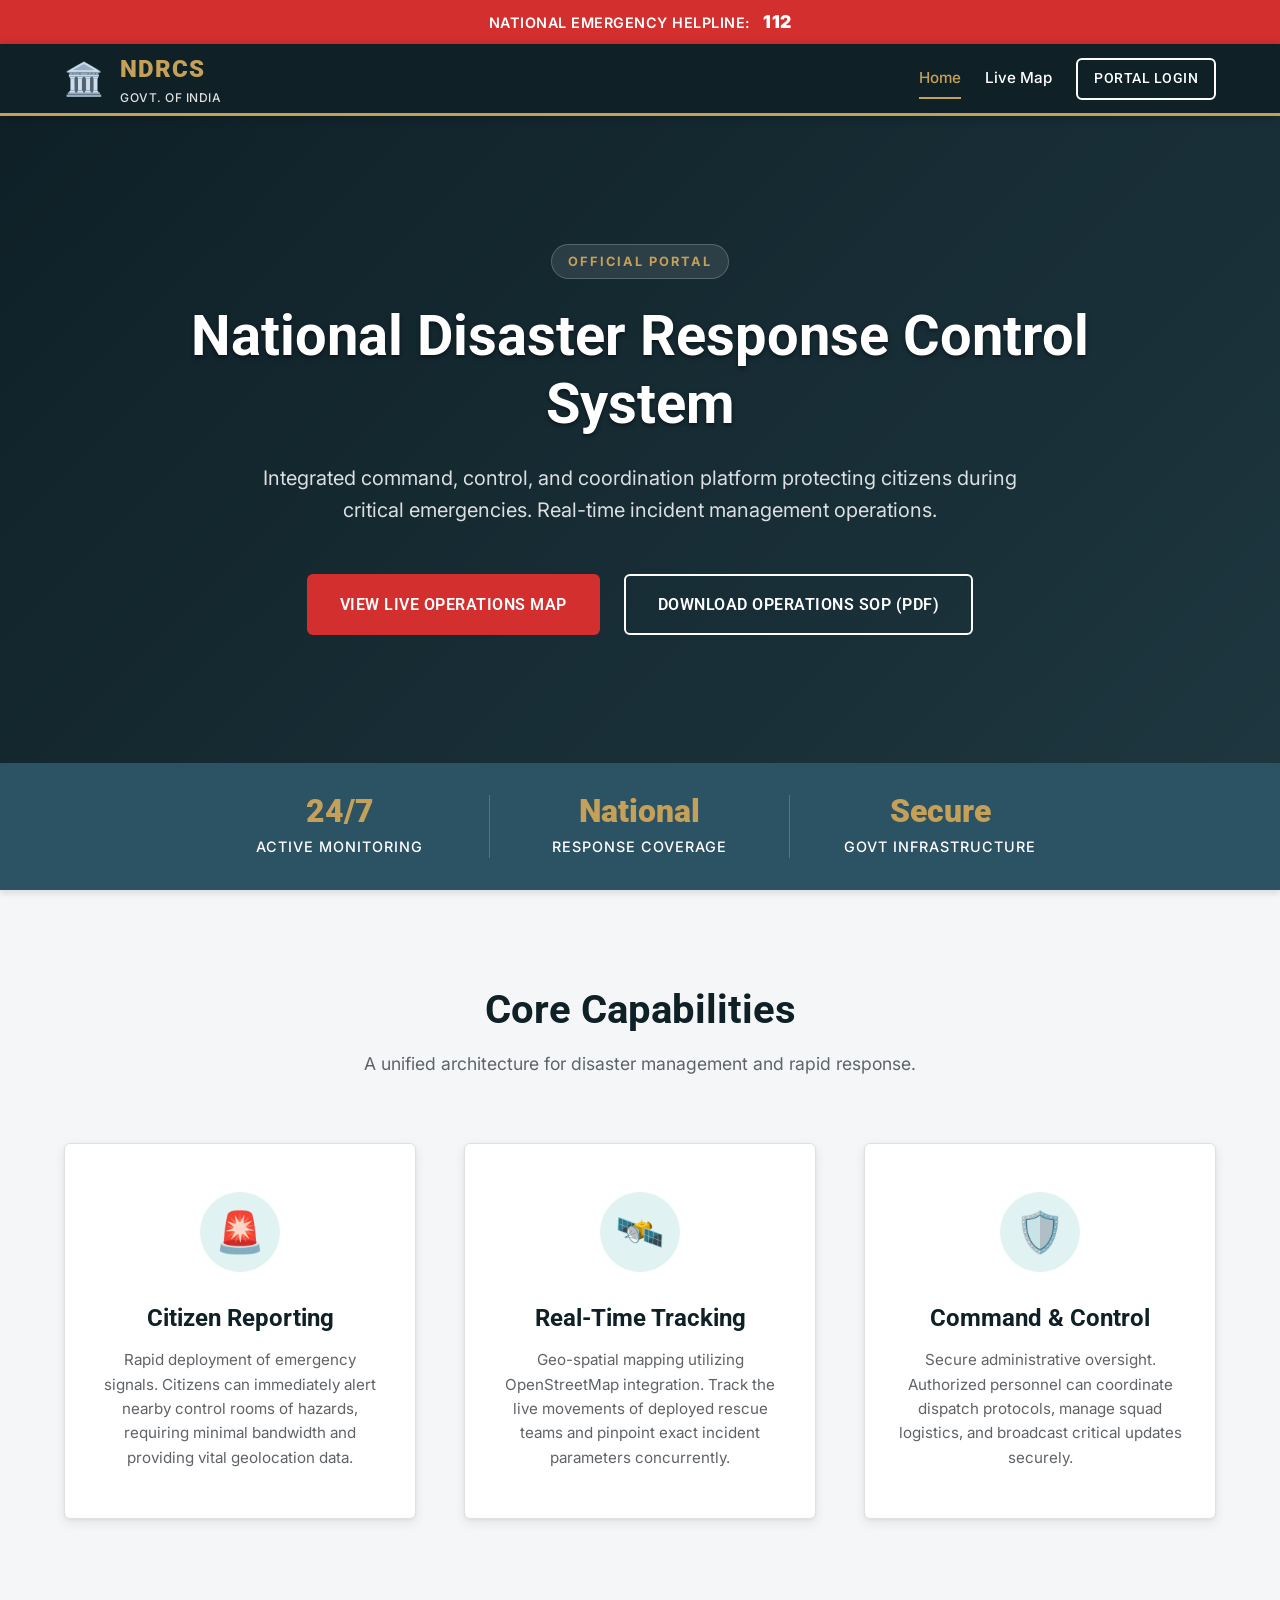
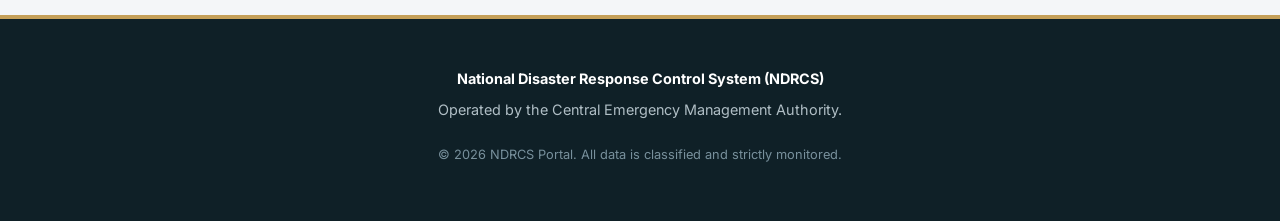
<file: FRONTEND/index.html>
<!DOCTYPE html>
<html lang="en">

<head>
  <meta charset="UTF-8">
  <meta name="viewport" content="width=device-width, initial-scale=1.0">
  <title>NDRCS - National Disaster Response Control System</title>
  <link rel="stylesheet" href="css/global.css">
  <link rel="stylesheet" href="css/index.css">
</head>

<body>

  <div class="emergency-strip">
    NATIONAL EMERGENCY HELPLINE: <span>112</span>
  </div>

  <nav class="ndrcs-nav">
    <div class="brand-container">
      <div class="brand-logo">🏛️</div>
      <div class="brand-text">
        <div class="brand-title">NDRCS</div>
        <div class="brand-subtitle">Govt. of India</div>
      </div>
    </div>
    <div class="nav-links">
      <a href="index.html" class="active">Home</a>
      <a href="map.html">Live Map</a>
      <a href="login.html" class="btn btn-outline" style="color: white; border-color: white;">Portal Login</a>
    </div>
  </nav>

  <main>
    <section class="hero-section">
      <div class="hero-overlay"></div>
      <div class="hero-content">
        <span class="hero-badge">Official Portal</span>
        <h1>National Disaster Response Control System</h1>
        <p class="hero-lead">Integrated command, control, and coordination platform protecting citizens during critical
          emergencies. Real-time incident management operations.</p>

        <div class="hero-actions">
          <a href="map.html" class="btn btn-danger btn-large">View Live Operations Map</a>
          <a href="docs/ndrcs-user-guidelines.pdf" target="_blank" class="btn btn-outline-light btn-large">Download
            Operations SOP (PDF)</a>
        </div>
      </div>
    </section>

    <section class="stats-ribbon">
      <div class="stat-item">
        <div class="stat-value">24/7</div>
        <div class="stat-label">Active Monitoring</div>
      </div>
      <div class="stat-item">
        <div class="stat-value">National</div>
        <div class="stat-label">Response Coverage</div>
      </div>
      <div class="stat-item">
        <div class="stat-value">Secure</div>
        <div class="stat-label">Govt Infrastructure</div>
      </div>
    </section>

    <section class="features-section">
      <div class="section-header">
        <h2>Core Capabilities</h2>
        <p>A unified architecture for disaster management and rapid response.</p>
      </div>

      <div class="features-grid">

        <div class="feature-card">
          <div class="feature-icon-wrapper">
            <span class="feature-icon">🚨</span>
          </div>
          <h3>Citizen Reporting</h3>
          <p>Rapid deployment of emergency signals. Citizens can immediately alert nearby control rooms of hazards,
            requiring minimal bandwidth and providing vital geolocation data.</p>
        </div>

        <div class="feature-card">
          <div class="feature-icon-wrapper">
            <span class="feature-icon">🛰️</span>
          </div>
          <h3>Real-Time Tracking</h3>
          <p>Geo-spatial mapping utilizing OpenStreetMap integration. Track the live movements of deployed rescue teams
            and pinpoint exact incident parameters concurrently.</p>
        </div>

        <div class="feature-card">
          <div class="feature-icon-wrapper">
            <span class="feature-icon">🛡️</span>
          </div>
          <h3>Command & Control</h3>
          <p>Secure administrative oversight. Authorized personnel can coordinate dispatch protocols, manage squad
            logistics, and broadcast critical updates securely.</p>
        </div>

      </div>
    </section>
  </main>

  <footer class="footer">
    <p><strong>National Disaster Response Control System (NDRCS)</strong></p>
    <p>Operated by the Central Emergency Management Authority.</p>
    <p style="margin-top: 1.5rem; font-size: 0.8rem; color: #78909c;">&copy; 2026 NDRCS Portal. All data is classified
      and strictly monitored.</p>
  </footer>

</body>

</html>
</file>
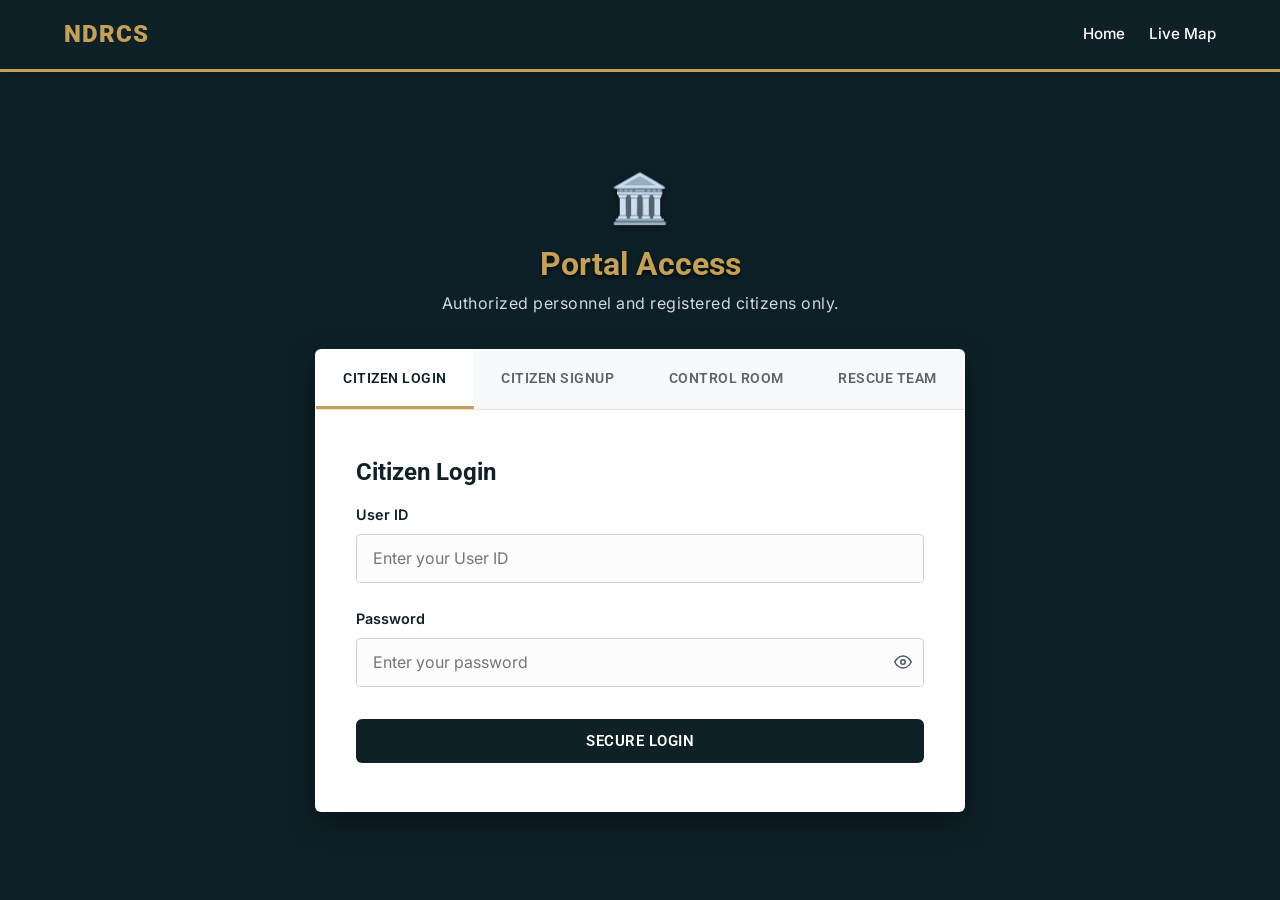
<file: FRONTEND/citizen-home.html>
<!DOCTYPE html>
<html lang="en">
<head>
  <meta charset="UTF-8">
  <meta name="viewport" content="width=device-width, initial-scale=1.0">
  <title>Citizen Dashboard - NDRCS</title>
  <link rel="stylesheet" href="css/global.css">
  <link rel="stylesheet" href="css/citizen-home.css">
</head>
<body class="citizen-page">

  <div class="emergency-strip">
    NATIONAL EMERGENCY HELPLINE: <span>112</span>
  </div>
  
  <nav class="ndrcs-nav">
    <div class="brand-container">
      <div class="brand-logo">🏛️</div>
      <div class="brand-text">
        <div class="brand-title">NDRCS</div>
        <div class="brand-subtitle">Citizen Portal</div>
      </div>
    </div>
    
    <!-- Mobile Menu Toggle -->
    <div class="mobile-menu-btn" id="mobileMenuBtn">☰</div>

    <div class="nav-links" id="navLinks">
      <a href="citizen-home.html" class="active">Home</a>
      <a href="citizen-profile.html">Profile & History</a>
      <a href="report-disaster.html" style="color: var(--alert-red); font-weight: 700;">Report Incident</a>
      <button id="logoutBtn" class="btn btn-outline" style="color: white; border-color: white; padding: 0.4rem 1rem;">Logout</button>
    </div>
  </nav>

  <main class="dashboard-container">
    
    <header class="dashboard-header">
      <h1 id="welcomeHeader">Welcome to the NDRCS Citizen Portal</h1>
      <p class="text-muted">Stay informed, prepared, and ready to assist emergency services.</p>
    </header>

    <!-- Quick Actions -->
    <section class="quick-actions-grid">
      <a href="report-disaster.html" class="action-card urgent-action">
        <div class="action-icon">🚨</div>
        <h3>Report an Emergency</h3>
        <p>Immediately notify control rooms of critical incidents in your area.</p>
      </a>
      
      <a href="citizen-profile.html" class="action-card standard-action">
        <div class="action-icon">👤</div>
        <h3>View My Profile</h3>
        <p>Review your submitted reports and manage personal information.</p>
      </a>

      <a href="map.html" class="action-card info-action">
        <div class="action-icon">📍</div>
        <h3>Live Operations Map</h3>
        <p>View active incidents and dispatched rescue teams nationwide.</p>
      </a>
    </section>

    <!-- Notices & Guidelines -->
    <div class="content-split-layout">
      
      <!-- Public Safety Announcements -->
      <section class="notices-section">
        <h2 class="section-title">Official Announcements</h2>
        
        <div class="notice-card critical-notice">
          <div class="notice-header">
            <span class="badge red">URGENT</span>
            <span class="date">Oct 24, 2026</span>
          </div>
          <h4>Cyclonic Storm Alert: Bay of Bengal</h4>
          <p>Citizens in coastal districts are advised to secure loose objects and stay indoors. NDRF teams have been pre-deployed to high-risk zones.</p>
        </div>

        <div class="notice-card">
          <div class="notice-header">
            <span class="badge blue">ADVISORY</span>
            <span class="date">Oct 18, 2026</span>
          </div>
          <h4>System Maintenance Completed</h4>
          <p>The NDRCS central mainframe has successfully updated routing algorithms for faster assignment dispatching.</p>
        </div>
      </section>

      <!-- Preparedness Guidelines -->
      <section class="guidelines-section">
        <h2 class="section-title">Preparedness Directives</h2>
        
        <ul class="guideline-list">
          <li>
            <strong>1. Emergency Go-Bag</strong>
            Keep a bag packed with first aid, a flashlight, batteries, non-perishable food, and essential documents.
          </li>
          <li>
            <strong>2. Know Your Sector</strong>
            Familiarize yourself with the evacuation routes and designated safe zones in your municipality.
          </li>
          <li>
            <strong>3. Accurate Reporting</strong>
            When reporting an incident, ensure precise GPS latitude/longitude is captured for rapid response targeting.
          </li>
          <li>
            <strong>4. Trust Official Sources</strong>
            Rely purely on this portal or verified government broadcasts. Avoid spreading unverified information on social platforms.
          </li>
        </ul>
        
        <div style="text-align: center; margin-top: 1.5rem;">
           <a href="docs/ndrcs-user-guidelines.pdf" target="_blank" class="btn btn-outline">Download Full Guidelines</a>
        </div>
      </section>

    </div>

  </main>

  <footer class="footer">
    <p><strong>National Disaster Response Control System (NDRCS)</strong></p>
    <p>Operated by the Central Emergency Management Authority.</p>
  </footer>

  <script src="js/auth.js"></script>
  <script src="js/citizen-home.js"></script>
</body>
</html>
</file>
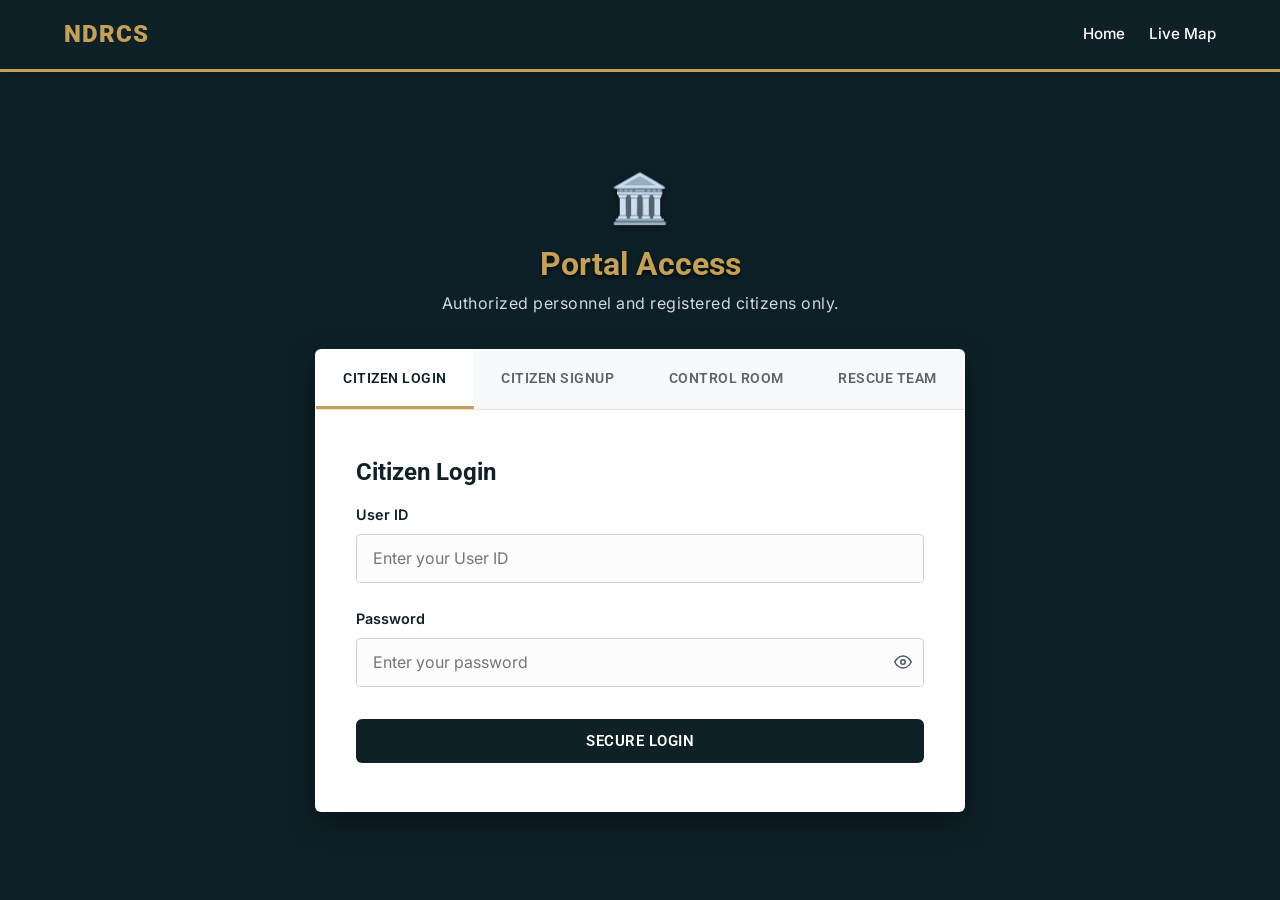
<file: FRONTEND/citizen-profile.html>
<!DOCTYPE html>
<html lang="en">
<head>
  <meta charset="UTF-8">
  <meta name="viewport" content="width=device-width, initial-scale=1.0">
  <title>Citizen Profile - NDRCS</title>
  <link rel="stylesheet" href="css/global.css">
  <link rel="stylesheet" href="css/citizen-profile.css">
</head>
<body class="citizen-page">

  <nav class="ndrcs-nav">
    <div class="brand-container">
      <div class="brand-logo">🏛️</div>
      <div class="brand-title">NDRCS</div>
    </div>
    
    <div class="mobile-menu-btn" id="mobileMenuBtn">☰</div>

    <div class="nav-links" id="navLinks">
      <a href="citizen-home.html">Home</a>
      <a href="citizen-profile.html" class="active">Profile & History</a>
      <a href="report-disaster.html" style="color: var(--alert-red); font-weight: 700;">Report Incident</a>
      <button id="logoutBtn" class="btn btn-outline" style="color: white; border-color: white; padding: 0.4rem 1rem;">Logout</button>
    </div>
  </nav>

  <main class="profile-container">
    
    <div class="profile-header">
      <h1>Citizen Profile</h1>
      <p>Verified Information and Incident History</p>
    </div>

    <div id="alertBox" class="alert hidden"></div>

    <div class="profile-layout">
      
      <!-- User Details Card -->
      <section class="profile-card">
        <div class="card-header" style="display: flex; justify-content: space-between; align-items: center;">
          <div style="display: flex; align-items: center; gap: 10px;">
            <h3 style="margin: 0;">Personal Details</h3>
            <span class="badge blue" id="roleBadge">CITIZEN</span>
          </div>
          <div style="display: flex; gap: 5px;">
            <button id="editProfileBtn" class="btn btn-outline" style="padding: 0.25rem 0.5rem; font-size: 0.75rem;">Edit</button>
            <button id="saveProfileBtn" class="btn btn-primary hidden" style="padding: 0.25rem 0.5rem; font-size: 0.75rem;">Save</button>
          </div>
        </div>
        
        <div class="details-grid" id="profileDetails">
          <div class="detail-item">
            <span class="detail-label">Full Name</span>
            <input type="text" id="profNameInput" class="form-control hidden" style="margin-top: 5px; padding: 0.4rem; font-size: 0.9rem;">
            <span class="detail-value" id="profName">Loading...</span>
          </div>
          <div class="detail-item">
            <span class="detail-label">User ID</span>
            <span class="detail-value" id="profUserId">Loading...</span>
          </div>
          <div class="detail-item">
            <span class="detail-label">Email</span>
            <span class="detail-value" id="profEmail">Loading...</span>
          </div>
          <div class="detail-item">
            <span class="detail-label">Phone Number</span>
            <input type="text" id="profPhoneInput" class="form-control hidden" style="margin-top: 5px; padding: 0.4rem; font-size: 0.9rem;">
            <span class="detail-value" id="profPhone">Loading...</span>
          </div>
          <div class="detail-item full-width">
            <span class="detail-label">Registered Address</span>
            <textarea id="profAddressInput" class="form-control hidden" rows="2" style="margin-top: 5px; padding: 0.4rem; font-size: 0.9rem;"></textarea>
            <span class="detail-value" id="profAddress">Loading...</span>
          </div>
        </div>
      </section>

      <!-- Stats Card -->
      <section class="stats-card">
        <div class="stat-circle">
          <span id="totalReports">0</span>
          <label>Total Reports Filed</label>
        </div>
        <p class="stat-note">Your verified reports help NDRCS allocate emergency resources effectively.</p>
        <a href="report-disaster.html" class="btn btn-danger w-100" style="margin-top: 1rem;">File New Report</a>
      </section>

    </div>

    <!-- History Sequence -->
    <section class="history-section">
      <div class="section-title-wrapper">
        <h2>Report History</h2>
      </div>

      <div id="historyContainer" class="history-container">
        <!-- Injected by JS -->
        <div class="empty-history" id="emptyHistory" style="display: none;">
          <div class="empty-icon">📁</div>
          <h4>No Reports Filed</h4>
          <p>You have not submitted any incident reports matching your profile.</p>
        </div>
      </div>
    </section>

  </main>

  <footer class="footer">
    <p><strong>National Disaster Response Control System (NDRCS)</strong></p>
  </footer>

  <script src="js/api.js"></script>
  <script src="js/auth.js"></script>
  <script src="js/citizen-profile.js"></script>
</body>
</html>
</file>
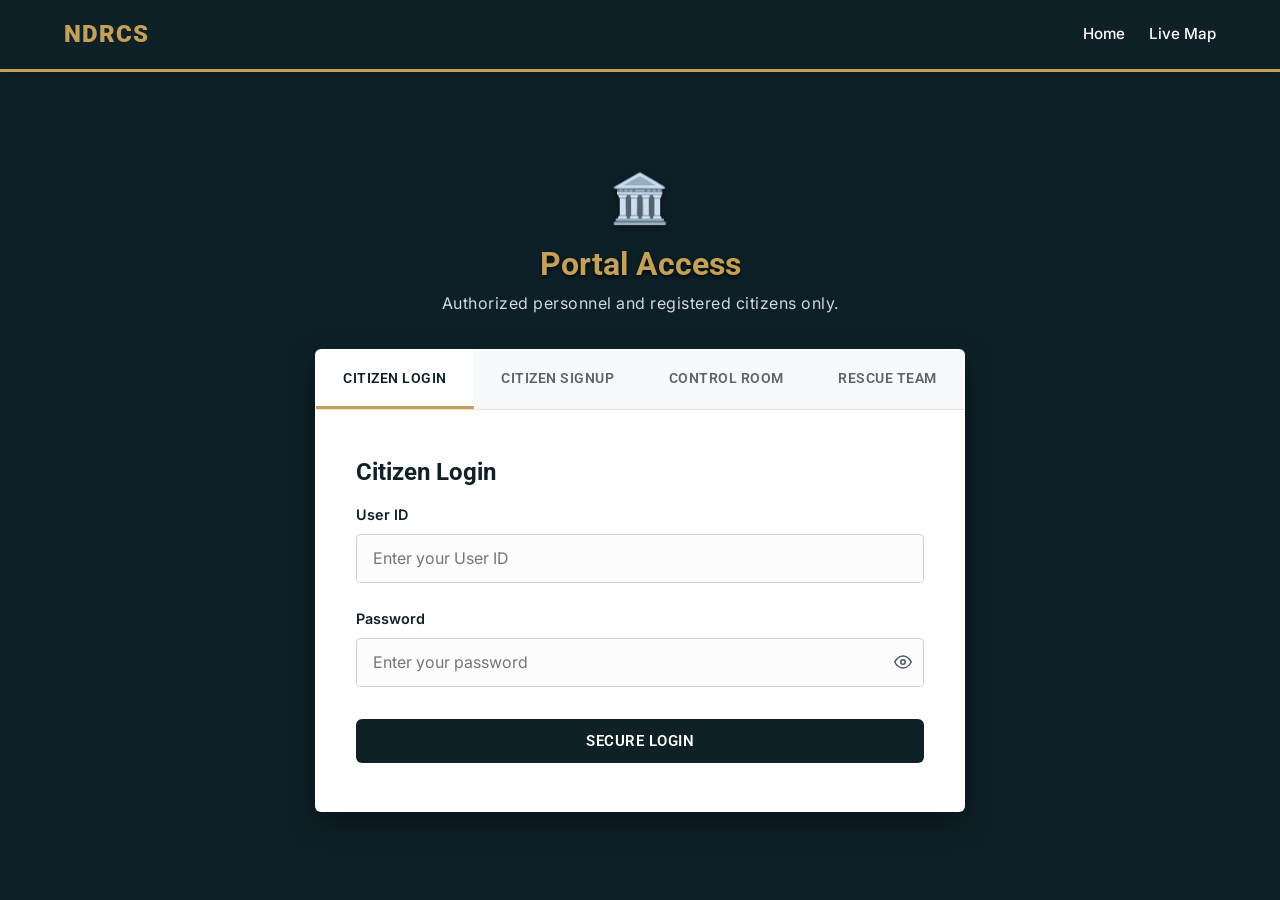
<file: FRONTEND/login.html>
<!DOCTYPE html>
<html lang="en">
<head>
  <meta charset="UTF-8">
  <meta name="viewport" content="width=device-width, initial-scale=1.0">
  <title>Authentication - NDRCS</title>
  <link rel="stylesheet" href="css/global.css">
  <link rel="stylesheet" href="css/login.css">
</head>
<body class="login-page-body">

  <nav class="ndrcs-nav">
    <div class="brand-container">
      <div class="brand-text">
        <div class="brand-title">NDRCS</div>
      </div>
    </div>
    <div class="nav-links">
      <a href="index.html">Home</a>
      <a href="map.html">Live Map</a>
    </div>
  </nav>

  <main class="login-main">
    <div class="auth-container">
      
      <div class="auth-header">
        <div class="auth-seal">🏛️</div>
        <h2>Portal Access</h2>
        <p>Authorized personnel and registered citizens only.</p>
      </div>

      <div class="auth-box">
        
        <!-- Tabs -->
        <div class="auth-tabs">
          <button class="tab-btn active" data-target="section-citizen-login">Citizen Login</button>
          <button class="tab-btn" data-target="section-citizen-signup">Citizen Signup</button>
          <button class="tab-btn" data-target="section-control-room">Control Room</button>
          <button class="tab-btn" data-target="section-rescue-team">Rescue Team</button>
        </div>

        <div id="alert-box" class="alert hidden"></div>

        <!-- 1) Citizen Login Section -->
        <div id="section-citizen-login" class="auth-section active">
          <h3 class="section-title">Citizen Login</h3>
          <form id="form-citizen-login" class="auth-form">
            <div class="form-group">
              <label for="citizenLoginId">User ID</label>
              <input type="text" id="citizenLoginId" name="username" autocomplete="username" required placeholder="Enter your User ID">
            </div>
            <div class="form-group">
              <label for="citizenLoginPass">Password</label>
              <div class="password-wrapper">
                <input type="password" id="citizenLoginPass" name="password" autocomplete="current-password" required placeholder="Enter your password">
                <span class="toggle-password" data-toggle="citizenLoginPass" title="Toggle Password Visibility" style="display:flex; align-items:center; cursor:pointer;">
                  <svg width="18" height="18" viewBox="0 0 24 24" fill="none" stroke="currentColor" stroke-width="2" stroke-linecap="round" stroke-linejoin="round" style="color: #4b5563;"><path d="M1 12s4-8 11-8 11 8 11 8-4 8-11 8-11-8-11-8z"></path><circle cx="12" cy="12" r="3"></circle></svg>
                </span>
              </div>
            </div>
            <div class="form-actions">
              <button type="submit" class="btn btn-primary w-100">Secure Login</button>
            </div>
          </form>
        </div>

        <!-- 2) Citizen Signup Section -->
        <div id="section-citizen-signup" class="auth-section hidden">
          <h3 class="section-title">Citizen Registration</h3>
          <p class="section-desc">Create a verified account to report critical incidents.</p>
          <form id="form-citizen-signup" class="auth-form">
            <div class="form-row">
              <div class="form-group">
                <label for="signupFullName">Full Name *</label>
                <input type="text" id="signupFullName" name="fullName" autocomplete="name" required placeholder="As per official documents">
              </div>
              <div class="form-group">
                <label for="signupUserId">User ID *</label>
                <input type="text" id="signupUserId" name="userId" required placeholder="Unique username">
              </div>
            </div>
            
            <div class="form-row">
              <div class="form-group">
                <label for="signupEmail">Email Address *</label>
                <input type="email" id="signupEmail" name="email" autocomplete="email" required placeholder="For verification">
              </div>
              <div class="form-group">
                <label for="signupPhone">Phone Number *</label>
                <input type="tel" id="signupPhone" name="phoneNumber" required placeholder="+91">
              </div>
            </div>

            <div class="form-group">
              <label for="signupAddress">Residential Address *</label>
              <textarea id="signupAddress" name="address" required placeholder="Complete address for emergency context" rows="2"></textarea>
            </div>
            
            <div class="form-group">
              <label for="signupPassword">Password *</label>
              <div class="password-wrapper">
                <input type="password" id="signupPassword" name="password" autocomplete="new-password" required placeholder="Create a strong password">
                <span class="toggle-password" data-toggle="signupPassword" title="Toggle Password Visibility" style="display:flex; align-items:center; cursor:pointer;">
                  <svg width="18" height="18" viewBox="0 0 24 24" fill="none" stroke="currentColor" stroke-width="2" stroke-linecap="round" stroke-linejoin="round" style="color: #4b5563;"><path d="M1 12s4-8 11-8 11 8 11 8-4 8-11 8-11-8-11-8z"></path><circle cx="12" cy="12" r="3"></circle></svg>
                </span>
              </div>
              <div id="pwStrengthText" style="font-size: 0.75rem; margin-top: 5px; font-weight: 600;"></div>
            </div>

            <div class="form-actions">
              <button type="submit" class="btn btn-primary w-100">Register Account</button>
            </div>
          </form>
        </div>

        <!-- 3) Citizen OTP Verification UI -->
        <div id="section-citizen-otp" class="auth-section otp-section hidden">
          <div class="otp-icon">✉️</div>
          <h3 class="section-title text-center">Identity Verification</h3>
          <p class="text-muted text-center" style="margin-bottom: 2rem;">A One-Time Password has been dispatched to your registered email address. Please input below to verify.</p>
          <form id="form-citizen-otp" class="auth-form">
            <div class="form-group">
              <label for="otpUserId">User ID</label>
              <input type="text" id="otpUserId" class="readonly-input" required readonly>
            </div>
            <div class="form-group">
              <label for="otpCode">6-Digit Security Code</label>
              <input type="text" id="otpCode" class="otp-input" required placeholder="• • • • • •" maxlength="6">
            </div>
            <div class="form-actions" style="margin-top: 2rem;">
              <button type="submit" class="btn btn-success w-100">Verify Identity</button>
            </div>
          </form>
        </div>

        <!-- 4) Control Room Login Section -->
        <div id="section-control-room" class="auth-section admin-section hidden">
          <h3 class="section-title">Control Room Access</h3>
          <p class="section-desc text-danger">RESTRICTED GOVERNMENT ACCESS</p>
          <form id="form-control-login" class="auth-form">
            <div class="form-group">
              <label for="controlLoginId">Admin Credential ID</label>
              <input type="text" id="controlLoginId" required placeholder="e.g. CR_MUM_01">
            </div>
            <div class="form-group">
              <label for="controlLoginPass">Admin Passphrase</label>
              <div class="password-wrapper">
                <input type="password" id="controlLoginPass" autocomplete="current-password" required>
                <span class="toggle-password" data-toggle="controlLoginPass" title="Toggle Password Visibility" style="display:flex; align-items:center; cursor:pointer;">
                  <svg width="18" height="18" viewBox="0 0 24 24" fill="none" stroke="currentColor" stroke-width="2" stroke-linecap="round" stroke-linejoin="round" style="color: #4b5563;"><path d="M1 12s4-8 11-8 11 8 11 8-4 8-11 8-11-8-11-8z"></path><circle cx="12" cy="12" r="3"></circle></svg>
                </span>
              </div>
            </div>
            <div class="form-actions">
              <button type="submit" class="btn btn-danger w-100">Authenticate Control System</button>
            </div>
          </form>
        </div>

        <!-- 5) Rescue Team Login Section -->
        <div id="section-rescue-team" class="auth-section admin-section hidden">
          <h3 class="section-title">Rescue Team Dispatch Access</h3>
          <p class="section-desc" style="color: var(--accent-blue); font-weight: 500;">Field Operatives Portal</p>
          <form id="form-rescue-login" class="auth-form">
            <div class="form-group">
              <label for="rescueLoginId">Squad ID</label>
              <input type="text" id="rescueLoginId" required placeholder="e.g. ALPHA_SQUAD">
            </div>
            <div class="form-group">
              <label for="rescueLoginPass">Verification Code</label>
              <div class="password-wrapper">
                <input type="password" id="rescueLoginPass" autocomplete="current-password" required>
                <span class="toggle-password" data-toggle="rescueLoginPass" title="Toggle Password Visibility" style="display:flex; align-items:center; cursor:pointer;">
                  <svg width="18" height="18" viewBox="0 0 24 24" fill="none" stroke="currentColor" stroke-width="2" stroke-linecap="round" stroke-linejoin="round" style="color: #4b5563;"><path d="M1 12s4-8 11-8 11 8 11 8-4 8-11 8-11-8-11-8z"></path><circle cx="12" cy="12" r="3"></circle></svg>
                </span>
              </div>
            </div>
            <div class="form-actions">
              <button type="submit" class="btn btn-primary w-100">Initialize Field Dashboard</button>
            </div>
          </form>
        </div>

      </div>
    </div>
  </main>

  <script src="js/api.js"></script>
  <script src="js/auth.js"></script>
  <script src="js/login.js"></script>
</body>
</html>
</file>
<file: FRONTEND/css/global.css>
/* FRONTEND/css/global.css - Core variables and typography for a professional government portal */
@import url('https://fonts.googleapis.com/css2?family=Roboto:wght@300;400;500;700;900&family=Inter:wght@400;500;600&display=swap');

:root {
  /* Colors */
  --primary-navy: #0f2027; /* Darker, more serious navy */
  --secondary-blue: #203a43;
  --accent-blue: #2c5364;
  --light-blue: #e0f2f1;
  
  --brand-gold: #c5a059; /* Official accent color */

  --alert-red: #d32f2f;
  --alert-red-light: #ffebee;
  --warning-orange: #f57c00;
  --success-green: #2e7d32;
  --info-blue: #1976d2;
  
  --bg-color: #f4f6f8;
  --surface-color: #ffffff;
  --text-main: #1a1a1a;
  --text-muted: #5f6368;
  
  --border-color: #e0e0e0;
  
  /* Tyopgraphy */
  --font-heading: 'Roboto', sans-serif;
  --font-body: 'Inter', sans-serif;
  
  /* Spacing & Layout */
  --border-radius: 6px;
  --box-shadow: 0 4px 12px rgba(0, 0, 0, 0.08), 0 1px 3px rgba(0,0,0,0.05);
  --box-shadow-hover: 0 8px 24px rgba(0, 0, 0, 0.12), 0 2px 6px rgba(0,0,0,0.08);
  --header-height: 72px;
}

* {
  margin: 0;
  padding: 0;
  box-sizing: border-box;
}

body {
  font-family: var(--font-body);
  background-color: var(--bg-color);
  color: var(--text-main);
  line-height: 1.6;
  -webkit-font-smoothing: antialiased;
}

h1, h2, h3, h4, h5, h6 {
  font-family: var(--font-heading);
  font-weight: 700;
  color: var(--primary-navy);
  line-height: 1.2;
}

a {
  text-decoration: none;
  color: var(--info-blue);
  transition: color 0.2s ease;
}

a:hover {
  color: #0d47a1;
}

/* Button variants */
.btn {
  display: inline-flex;
  align-items: center;
  justify-content: center;
  padding: 0.75rem 1.5rem;
  border-radius: var(--border-radius);
  font-weight: 600;
  font-family: var(--font-heading);
  letter-spacing: 0.5px;
  text-align: center;
  cursor: pointer;
  border: 1px solid transparent;
  transition: all 0.2s ease;
  font-size: 0.95rem;
  text-transform: uppercase;
}

.btn-primary {
  background-color: var(--primary-navy);
  color: #fff;
}
.btn-primary:hover {
  background-color: var(--brand-gold);
  color: var(--primary-navy);
  box-shadow: 0 4px 8px rgba(0,0,0,0.2);
}

.btn-danger {
  background-color: var(--alert-red);
  color: #fff;
}
.btn-danger:hover {
  background-color: #b71c1c;
  box-shadow: 0 4px 8px rgba(211, 47, 47, 0.3);
}

.btn-outline {
  background-color: transparent;
  border: 2px solid var(--primary-navy);
  color: var(--primary-navy);
}
.btn-outline:hover {
  background-color: var(--primary-navy);
  color: #fff;
}

.w-100 {
  width: 100%;
}

/* Navigation Formats */
.ndrcs-nav {
  display: flex;
  justify-content: space-between;
  align-items: center;
  padding: 0 5%;
  height: var(--header-height);
  background-color: var(--primary-navy);
  color: white;
  box-shadow: 0 2px 10px rgba(0,0,0,0.2);
  position: sticky;
  top: 0;
  z-index: 1000;
  border-bottom: 3px solid var(--brand-gold);
}

.brand-container {
  display: flex;
  align-items: center;
  gap: 1rem;
}

.brand-logo {
  font-size: 2rem;
  line-height: 1;
}

.brand-title {
  font-size: 1.5rem;
  font-weight: 900;
  letter-spacing: 1px;
  font-family: var(--font-heading);
  color: var(--brand-gold);
}

.brand-subtitle {
  font-size: 0.75rem;
  color: #e0e0e0;
  font-weight: 500;
  text-transform: uppercase;
  letter-spacing: 0.5px;
}

.nav-links {
  display: flex;
  gap: 1.5rem;
  align-items: center;
}

.nav-links a {
  color: white;
  font-weight: 500;
  padding: 0.5rem 0;
  font-size: 0.95rem;
  position: relative;
}

.nav-links a:hover, .nav-links a.active {
  color: var(--brand-gold);
}

.nav-links a::after {
  content: '';
  position: absolute;
  width: 0;
  height: 2px;
  bottom: 0;
  left: 0;
  background-color: var(--brand-gold);
  transition: width 0.3s ease;
}

.nav-links a:hover::after, .nav-links a.active::after {
  width: 100%;
}

.nav-links .btn {
  padding: 0.5rem 1rem;
  font-size: 0.85rem;
}
.nav-links .btn::after {
  display: none; /* remove underline for buttons */
}

/* Emergency Strip */
.emergency-strip {
  background-color: var(--alert-red);
  color: white;
  text-align: center;
  padding: 0.5rem 1rem;
  font-size: 0.9rem;
  font-weight: 600;
  letter-spacing: 0.5px;
}
.emergency-strip span {
  font-weight: 900;
  font-size: 1.1rem;
  margin-left: 0.5rem;
}

.footer {
  background-color: var(--primary-navy);
  color: #b0bec5;
  text-align: center;
  padding: 3rem 2rem;
  margin-top: auto;
  font-size: 0.9rem;
  border-top: 4px solid var(--brand-gold);
}

.footer p {
  margin-bottom: 0.5rem;
}

.footer strong {
  color: white;
}

.hidden {
  display: none !important;
}

/* Mobile Menu Icon */
.mobile-menu-btn {
  display: none; /* Hidden on desktop view */
  font-size: 1.8rem;
  cursor: pointer;
  color: white;
}

/* Responsiveness Core */
@media (max-width: 768px) {
  .ndrcs-nav {
    flex-wrap: wrap;
    height: auto;
    padding: 1rem;
  }
  
  .brand-container {
    width: 100%;
    justify-content: center;
    margin-bottom: 1rem;
  }
  
  .nav-links {
    width: 100%;
    justify-content: center;
    flex-wrap: wrap;
    gap: 1rem;
  }
  
  .emergency-strip {
    font-size: 0.8rem;
  }
}

/* --- LEAFLET GLOBAL MARKERS --- */
.incident-marker {
  background-color: var(--alert-red);
  border: 2px solid white;
  border-radius: 50% 50% 50% 0; /* Tear drop pinpoint shape */
  transform: rotate(-45deg); 
  box-shadow: -2px 2px 5px rgba(0,0,0,0.5);
  margin-top: -12px !important;
  margin-left: -12px !important;
}

.rescue-marker {
  background-color: var(--info-blue);
  border: 2px solid white;
  border-radius: 50%; /* Solid blue dot */
  box-shadow: 0 0 10px rgba(66, 165, 245, 0.8), inset 0 0 4px rgba(255,255,255,0.8);
  margin-top: -9px !important;
  margin-left: -9px !important;
}
</file>
<file: FRONTEND/css/index.css>
/* FRONTEND/css/index.css */
.hero-section {
  position: relative;
  background: url('https://images.unsplash.com/photo-1582216654271-25501865a77b?auto=format&fit=crop&q=80') center/cover no-repeat;
  background-color: var(--primary-navy);
  color: white;
  padding: 8rem 2rem;
  text-align: center;
  min-height: 70vh;
  display: flex;
  align-items: center;
  justify-content: center;
}

.hero-overlay {
  position: absolute;
  top: 0; left: 0; right: 0; bottom: 0;
  background: linear-gradient(135deg, rgba(15,32,39,0.95) 0%, rgba(32,58,67,0.85) 100%);
  z-index: 1;
}

.hero-content {
  position: relative;
  z-index: 2;
  max-width: 900px;
  margin: 0 auto;
}

.hero-badge {
  display: inline-block;
  background-color: rgba(255,255,255,0.1);
  border: 1px solid rgba(255,255,255,0.2);
  padding: 0.4rem 1rem;
  border-radius: 50px;
  text-transform: uppercase;
  font-size: 0.8rem;
  font-weight: 700;
  letter-spacing: 2px;
  margin-bottom: 1.5rem;
  color: var(--brand-gold);
}

.hero-content h1 {
  font-size: 3.5rem;
  margin-bottom: 1.5rem;
  color: white;
  text-shadow: 0 2px 4px rgba(0,0,0,0.5);
}

.hero-lead {
  font-size: 1.25rem;
  margin-bottom: 3rem;
  color: rgba(255, 255, 255, 0.85);
  max-width: 800px;
  margin-left: auto;
  margin-right: auto;
}

.hero-actions {
  display: flex;
  gap: 1.5rem;
  justify-content: center;
  flex-wrap: wrap;
}

.btn-large {
  padding: 1rem 2rem;
  font-size: 1rem;
}

.btn-outline-light {
  background-color: transparent;
  border: 2px solid white;
  color: white;
}
.btn-outline-light:hover {
  background-color: white;
  color: var(--primary-navy);
}

/* Stats Ribbon */
.stats-ribbon {
  display: flex;
  justify-content: center;
  background-color: var(--accent-blue);
  color: white;
  padding: 2rem 1rem;
  box-shadow: 0 4px 6px rgba(0,0,0,0.1);
  position: relative;
  z-index: 5;
}

.stat-item {
  flex: 1;
  text-align: center;
  max-width: 300px;
  border-right: 1px solid rgba(255,255,255,0.2);
}
.stat-item:last-child {
  border-right: none;
}

.stat-value {
  font-size: 2rem;
  font-weight: 900;
  font-family: var(--font-heading);
  color: var(--brand-gold);
  line-height: 1;
  margin-bottom: 0.5rem;
}

.stat-label {
  font-size: 0.9rem;
  text-transform: uppercase;
  letter-spacing: 1px;
  font-weight: 500;
}

/* Features */
.features-section {
  padding: 6rem 5%;
  max-width: 1400px;
  margin: 0 auto;
}

.section-header {
  text-align: center;
  margin-bottom: 4rem;
}

.section-header h2 {
  font-size: 2.5rem;
  margin-bottom: 1rem;
  color: var(--primary-navy);
}

.section-header p {
  color: var(--text-muted);
  font-size: 1.1rem;
}

.features-grid {
  display: grid;
  grid-template-columns: repeat(auto-fit, minmax(320px, 1fr));
  gap: 3rem;
}

.feature-card {
  background: var(--surface-color);
  padding: 3rem 2rem;
  border-radius: var(--border-radius);
  box-shadow: var(--box-shadow);
  text-align: center;
  transition: all 0.3s ease;
  position: relative;
  overflow: hidden;
  border: 1px solid var(--border-color);
}

.feature-card::before {
  content: '';
  position: absolute;
  top: 0; left: 0; right: 0;
  height: 4px;
  background: var(--brand-gold);
  transform: scaleX(0);
  transition: transform 0.3s ease;
}

.feature-card:hover {
  transform: translateY(-10px);
  box-shadow: var(--box-shadow-hover);
}

.feature-card:hover::before {
  transform: scaleX(1);
}

.feature-icon-wrapper {
  width: 80px;
  height: 80px;
  background-color: var(--light-blue);
  border-radius: 50%;
  display: flex;
  align-items: center;
  justify-content: center;
  margin: 0 auto 2rem;
}

.feature-icon {
  font-size: 2.5rem;
}

.feature-card h3 {
  margin-bottom: 1rem;
  font-size: 1.5rem;
}

.feature-card p {
  color: var(--text-muted);
  font-size: 0.95rem;
}

/* Responsiveness */
@media (max-width: 768px) {
  .hero-section {
    padding: 4rem 1.5rem;
  }
  
  .hero-content h1 {
    font-size: 2.2rem;
  }
  
  .hero-lead {
    font-size: 1rem;
  }
  
  .hero-actions {
    flex-direction: column;
    gap: 1rem;
  }
  
  .btn-large {
    width: 100%;
  }
  
  .stats-ribbon {
    flex-direction: column;
    gap: 2rem;
  }
  
  .stat-item {
    border-right: none;
    max-width: 100%;
  }
}
</file>
<file: FRONTEND/css/citizen-home.css>
/* FRONTEND/css/citizen-home.css */

.citizen-page {
  background-color: var(--bg-color);
}

.dashboard-container {
  max-width: 1200px;
  margin: 0 auto;
  padding: 3rem 1.5rem;
  min-height: calc(100vh - 150px);
}

.dashboard-header {
  margin-bottom: 3rem;
  padding-bottom: 1.5rem;
  border-bottom: 2px solid var(--border-color);
}

.dashboard-header h1 {
  font-size: 2.2rem;
  color: var(--primary-navy);
  margin-bottom: 0.5rem;
}

/* Quick Actions Grid */
.quick-actions-grid {
  display: grid;
  grid-template-columns: repeat(auto-fit, minmax(300px, 1fr));
  gap: 1.5rem;
  margin-bottom: 4rem;
}

.action-card {
  background: var(--surface-color);
  padding: 2rem 1.5rem;
  border-radius: var(--border-radius);
  box-shadow: var(--box-shadow);
  border: 1px solid var(--border-color);
  text-align: center;
  transition: all 0.3s ease;
  display: block;
  text-decoration: none;
  color: var(--text-main);
  position: relative;
  overflow: hidden;
}

.action-card::after {
  content: '';
  position: absolute;
  top: 0; left: 0; right: 0;
  height: 4px;
}

.action-card:hover {
  transform: translateY(-5px);
  box-shadow: var(--box-shadow-hover);
}

.action-card h3 {
  font-size: 1.25rem;
  margin-bottom: 0.75rem;
  color: var(--primary-navy);
}

.action-icon {
  font-size: 2.5rem;
  margin-bottom: 1rem;
}

.urgent-action::after { background-color: var(--alert-red); }
.urgent-action:hover { border-color: #ffcdd2; background-color: #fffafb; }

.standard-action::after { background-color: var(--brand-gold); }
.standard-action:hover { border-color: var(--brand-gold); }

.info-action::after { background-color: var(--info-blue); }
.info-action:hover { border-color: #bbdefb; background-color: #f8fbff; }

/* Split Layout */
.content-split-layout {
  display: grid;
  grid-template-columns: 1fr 1fr;
  gap: 3rem;
}

.section-title {
  font-size: 1.5rem;
  color: var(--primary-navy);
  margin-bottom: 1.5rem;
  padding-bottom: 0.5rem;
  border-bottom: 2px solid var(--brand-gold);
  display: inline-block;
}

/* Notices */
.notices-section {
  display: flex;
  flex-direction: column;
  gap: 1rem;
}

.notice-card {
  background: var(--surface-color);
  padding: 1.5rem;
  border-radius: var(--border-radius);
  border: 1px solid var(--border-color);
  border-left: 4px solid var(--info-blue);
  box-shadow: 0 2px 4px rgba(0,0,0,0.02);
}

.notice-card.critical-notice {
  border-left-color: var(--alert-red);
  background-color: #fffefe;
}

.notice-header {
  display: flex;
  justify-content: space-between;
  align-items: center;
  margin-bottom: 0.75rem;
}

.badge {
  font-size: 0.75rem;
  font-weight: 700;
  padding: 0.2rem 0.5rem;
  border-radius: 4px;
  letter-spacing: 0.5px;
}
.badge.red { background-color: #ffebee; color: #c62828; border: 1px solid #ffcdd2; }
.badge.blue { background-color: #e3f2fd; color: #1565c0; border: 1px solid #bbdefb; }

.notice-header .date {
  font-size: 0.8rem;
  color: var(--text-muted);
}

.notice-card h4 {
  margin-bottom: 0.5rem;
  color: var(--primary-navy);
  font-size: 1.1rem;
}

/* Guidelines */
.guideline-list {
  list-style: none;
  background: var(--surface-color);
  border-radius: var(--border-radius);
  border: 1px solid var(--border-color);
  overflow: hidden;
}

.guideline-list li {
  padding: 1.25rem 1.5rem;
  border-bottom: 1px solid var(--border-color);
  font-size: 0.95rem;
  color: var(--text-main);
}
.guideline-list li:last-child {
  border-bottom: none;
}

.guideline-list strong {
  display: block;
  color: var(--primary-navy);
  margin-bottom: 0.25rem;
  font-family: var(--font-heading);
}

/* Mobile Nav Toggles */
.mobile-menu-btn {
  display: none;
  font-size: 1.5rem;
  cursor: pointer;
}

@media (max-width: 900px) {
  .content-split-layout {
    grid-template-columns: 1fr;
  }
}

@media (max-width: 768px) {
  .ndrcs-nav {
    flex-wrap: nowrap;
    position: relative;
  }
  
  .mobile-menu-btn {
    display: block;
  }

  .nav-links {
    display: none;
    position: absolute;
    top: 100%;
    left: 0;
    width: 100%;
    background-color: var(--primary-navy);
    flex-direction: column;
    padding: 1rem;
    border-top: 1px solid rgba(255,255,255,0.1);
  }

  .nav-links.open {
    display: flex;
  }

  .nav-links a, .nav-links button {
    width: 100%;
    text-align: left;
    margin-bottom: 0.5rem;
  }
}
</file>
<file: FRONTEND/css/citizen-profile.css>
/* FRONTEND/css/citizen-profile.css */

.profile-container {
  max-width: 1100px;
  margin: 0 auto;
  padding: 3rem 1.5rem;
  min-height: calc(100vh - 150px);
}

.profile-header {
  margin-bottom: 2rem;
  border-bottom: 2px solid var(--brand-gold);
  padding-bottom: 1rem;
}
.profile-header h1 {
  font-size: 2rem;
  color: var(--primary-navy);
}
.profile-header p {
  color: var(--text-muted);
}

.profile-layout {
  display: grid;
  grid-template-columns: 2fr 1fr;
  gap: 2rem;
  margin-bottom: 3rem;
}

.profile-card, .stats-card {
  background: var(--surface-color);
  border-radius: var(--border-radius);
  box-shadow: var(--box-shadow);
  border: 1px solid var(--border-color);
  padding: 2rem;
}

.card-header {
  display: flex;
  justify-content: space-between;
  align-items: center;
  margin-bottom: 1.5rem;
  padding-bottom: 1rem;
  border-bottom: 1px solid var(--border-color);
}

.card-header h3 {
  font-size: 1.25rem;
  color: var(--primary-navy);
}

.details-grid {
  display: grid;
  grid-template-columns: 1fr 1fr;
  gap: 1.5rem;
}

.detail-item {
  display: flex;
  flex-direction: column;
}

.detail-item.full-width {
  grid-column: 1 / -1;
}

.detail-label {
  font-size: 0.8rem;
  text-transform: uppercase;
  color: var(--text-muted);
  font-weight: 700;
  margin-bottom: 0.25rem;
}

.detail-value {
  font-size: 1.05rem;
  color: var(--text-main);
  font-weight: 500;
  padding: 0.5rem;
  background-color: #f8f9fa;
  border-radius: 4px;
  border: 1px solid #e9ecef;
}

/* Stats Card */
.stats-card {
  text-align: center;
  display: flex;
  flex-direction: column;
  justify-content: center;
  align-items: center;
  background: linear-gradient(135deg, var(--primary-navy), var(--secondary-blue));
  color: white;
}

.stat-circle {
  width: 150px;
  height: 150px;
  border-radius: 50%;
  border: 4px solid var(--brand-gold);
  display: flex;
  flex-direction: column;
  justify-content: center;
  align-items: center;
  margin-bottom: 1.5rem;
  background: rgba(0,0,0,0.2);
}

.stat-circle span {
  font-size: 3rem;
  font-weight: 900;
  font-family: var(--font-heading);
  line-height: 1;
}

.stat-circle label {
  font-size: 0.75rem;
  text-transform: uppercase;
  letter-spacing: 0.5px;
  color: var(--light-blue);
  margin-top: 0.5rem;
}

.stat-note {
  font-size: 0.9rem;
  color: #cfd8dc;
  line-height: 1.4;
}

/* History */
.section-title-wrapper {
  margin-bottom: 1.5rem;
}

.history-item {
  background: var(--surface-color);
  border: 1px solid var(--border-color);
  border-left: 4px solid var(--alert-red);
  border-radius: 6px;
  padding: 1.5rem;
  margin-bottom: 1rem;
  display: flex;
  justify-content: space-between;
  align-items: center;
  box-shadow: 0 1px 3px rgba(0,0,0,0.05);
}

.history-item-left h4 {
  font-size: 1.1rem;
  color: var(--primary-navy);
  margin-bottom: 0.25rem;
}

.history-meta {
  font-size: 0.85rem;
  color: var(--text-muted);
}
.history-meta span {
  margin-right: 1rem;
}

.history-status {
  padding: 0.4rem 1rem;
  border-radius: 50px;
  font-weight: 700;
  font-size: 0.8rem;
  text-transform: uppercase;
}
.status-Reported { background-color: #ffebee; color: #c62828; }
.status-Assigned { background-color: #fff3e0; color: #ef6c00; }
.status-Resolved { background-color: #e8f5e9; color: #2e7d32; }

.empty-history {
  text-align: center;
  padding: 4rem 2rem;
  background: white;
  border: 1px dashed var(--border-color);
  border-radius: var(--border-radius);
  color: var(--text-muted);
}
.empty-history .empty-icon {
  font-size: 3rem;
  margin-bottom: 1rem;
}

/* Responsiveness */
@media (max-width: 900px) {
  .profile-layout {
    grid-template-columns: 1fr;
  }
}

@media (max-width: 600px) {
  .details-grid {
    grid-template-columns: 1fr;
  }
  .history-item {
    flex-direction: column;
    align-items: flex-start;
    gap: 1rem;
  }
}
</file>
<file: FRONTEND/css/login.css>
/* FRONTEND/css/login.css */
.login-page-body {
  background: 
    linear-gradient(rgba(15, 32, 39, 0.90), rgba(15, 32, 39, 0.95)),
    repeating-linear-gradient(45deg, rgba(255,255,255,0.03) 0px, rgba(255,255,255,0.03) 1px, transparent 1px, transparent 15px),
    repeating-linear-gradient(-45deg, rgba(255,255,255,0.03) 0px, rgba(255,255,255,0.03) 1px, transparent 1px, transparent 15px);
  background-color: var(--primary-navy);
  background-attachment: fixed;
}

.login-main {
  min-height: calc(100vh - var(--header-height));
  display: flex;
  align-items: center;
  justify-content: center;
  padding: 3rem 1.5rem;
  background-color: rgba(15, 32, 39, 0.85); /* Dark overlay */
}

.auth-container {
  width: 100%;
  max-width: 650px;
}

.auth-header {
  text-align: center;
  color: white;
  margin-bottom: 2rem;
}

.auth-seal {
  font-size: 3rem;
  margin-bottom: 0.5rem;
  filter: drop-shadow(0 2px 4px rgba(0,0,0,0.5));
}

.auth-header h2 {
  font-size: 2rem;
  color: var(--brand-gold);
  margin-bottom: 0.5rem;
  text-shadow: 0 2px 4px rgba(0,0,0,0.8);
}

.auth-header p {
  color: #cfd8dc;
  font-size: 1rem;
  letter-spacing: 0.5px;
}

.auth-box {
  background: var(--surface-color);
  border-radius: var(--border-radius);
  box-shadow: 0 10px 30px rgba(0,0,0,0.4);
  overflow: hidden;
  border: 1px solid rgba(255,255,255,0.1);
}

/* Tabs */
.auth-tabs {
  display: flex;
  background-color: #f8f9fa;
  border-bottom: 1px solid var(--border-color);
  flex-wrap: wrap; /* Important for mobile */
}

.tab-btn {
  flex: 1 1 auto;
  min-width: 120px;
  padding: 1.25rem 0.5rem;
  background: none;
  border: none;
  border-bottom: 3px solid transparent;
  font-family: var(--font-heading);
  font-weight: 600;
  text-transform: uppercase;
  color: var(--text-muted);
  cursor: pointer;
  transition: all 0.2s ease;
  font-size: 0.85rem;
  letter-spacing: 0.5px;
}

.tab-btn:hover {
  background-color: #e9ecef;
  color: var(--primary-navy);
}

.tab-btn.active {
  color: var(--primary-navy);
  border-bottom-color: var(--brand-gold);
  background-color: #fff;
}

/* Sections */
.auth-section {
  padding: 3rem 2.5rem;
}

.auth-section.hidden {
  display: none;
}

.section-title {
  color: var(--primary-navy);
  margin-bottom: 0.5rem;
  font-size: 1.5rem;
  font-weight: 700;
}

.section-desc {
  color: var(--text-muted);
  font-size: 0.9rem;
  margin-bottom: 2rem;
}

.text-danger {
  color: var(--alert-red) !important;
  font-weight: 600;
  letter-spacing: 1px;
}

/* Forms */
.auth-form {
  margin-top: 1rem;
}

.form-group {
  margin-bottom: 1.5rem;
}

.form-row {
  display: flex;
  gap: 1.5rem;
}

.form-row .form-group {
  flex: 1;
}

label {
  display: block;
  margin-bottom: 0.5rem;
  font-weight: 600;
  color: var(--primary-navy);
  font-size: 0.9rem;
}

input[type="text"],
input[type="password"],
input[type="email"],
input[type="tel"],
textarea {
  width: 100%;
  padding: 0.85rem 1rem;
  border: 1px solid #ced4da;
  border-radius: 4px;
  font-family: var(--font-body);
  font-size: 1rem;
  transition: all 0.2s ease;
  background-color: #fcfcfc;
}

input:focus,
textarea:focus {
  outline: none;
  border-color: var(--primary-navy);
  box-shadow: 0 0 0 3px rgba(15, 32, 39, 0.1);
  background-color: #fff;
}

.readonly-input {
  background-color: #e9ecef !important;
  color: var(--text-muted);
  cursor: not-allowed;
}

.otp-section {
  background-color: #fffdf7;
  border-top: 4px solid var(--warning-orange);
}

.otp-icon {
  font-size: 3rem;
  text-align: center;
  margin-bottom: 1rem;
}

.otp-input {
  font-size: 2rem !important;
  text-align: center;
  letter-spacing: 0.5rem;
  font-weight: 700;
  padding: 1rem !important;
}

.form-actions {
  margin-top: 2rem;
}

.text-center {
  text-align: center;
}

.btn-success {
  background-color: var(--success-green);
  color: white;
}
.btn-success:hover {
  background-color: #1b5e20;
}

/* Alerts */
.alert {
  padding: 1rem;
  margin: 1.5rem 2.5rem 0;
  border-radius: 4px;
  font-size: 0.95rem;
  font-weight: 500;
  display: flex;
  align-items: center;
}

.alert::before {
  content: '⚠️';
  margin-right: 0.75rem;
  font-size: 1.2rem;
}

.alert.success::before {
  content: '✅';
}

.alert.hidden {
  display: none;
}

.alert.success {
  background-color: #e8f5e9;
  color: #1b5e20;
  border: 1px solid #c8e6c9;
}

.alert.error {
  background-color: #ffebee;
  color: #b71c1c;
  border: 1px solid #ffcdd2;
}

/* Responsiveness */
@media (max-width: 600px) {
  .auth-section {
    padding: 2rem 1.5rem;
  }

  .form-row {
    flex-direction: column;
    gap: 0;
  }
  
  .tab-btn {
    font-size: 0.8rem;
    padding: 1rem 0.25rem;
  }
}

/* Password Toggle wrapper */
.password-wrapper {
  position: relative;
  display: flex;
  align-items: center;
}
.password-wrapper input {
  padding-right: 2.5rem; /* space for icon */
}
.toggle-password {
  position: absolute;
  right: 0.75rem;
  cursor: pointer;
  color: var(--text-muted);
  user-select: none;
  font-size: 1.1rem;
  transition: color 0.2s;
}
.toggle-password:hover {
  color: var(--brand-gold);
}
</file>
